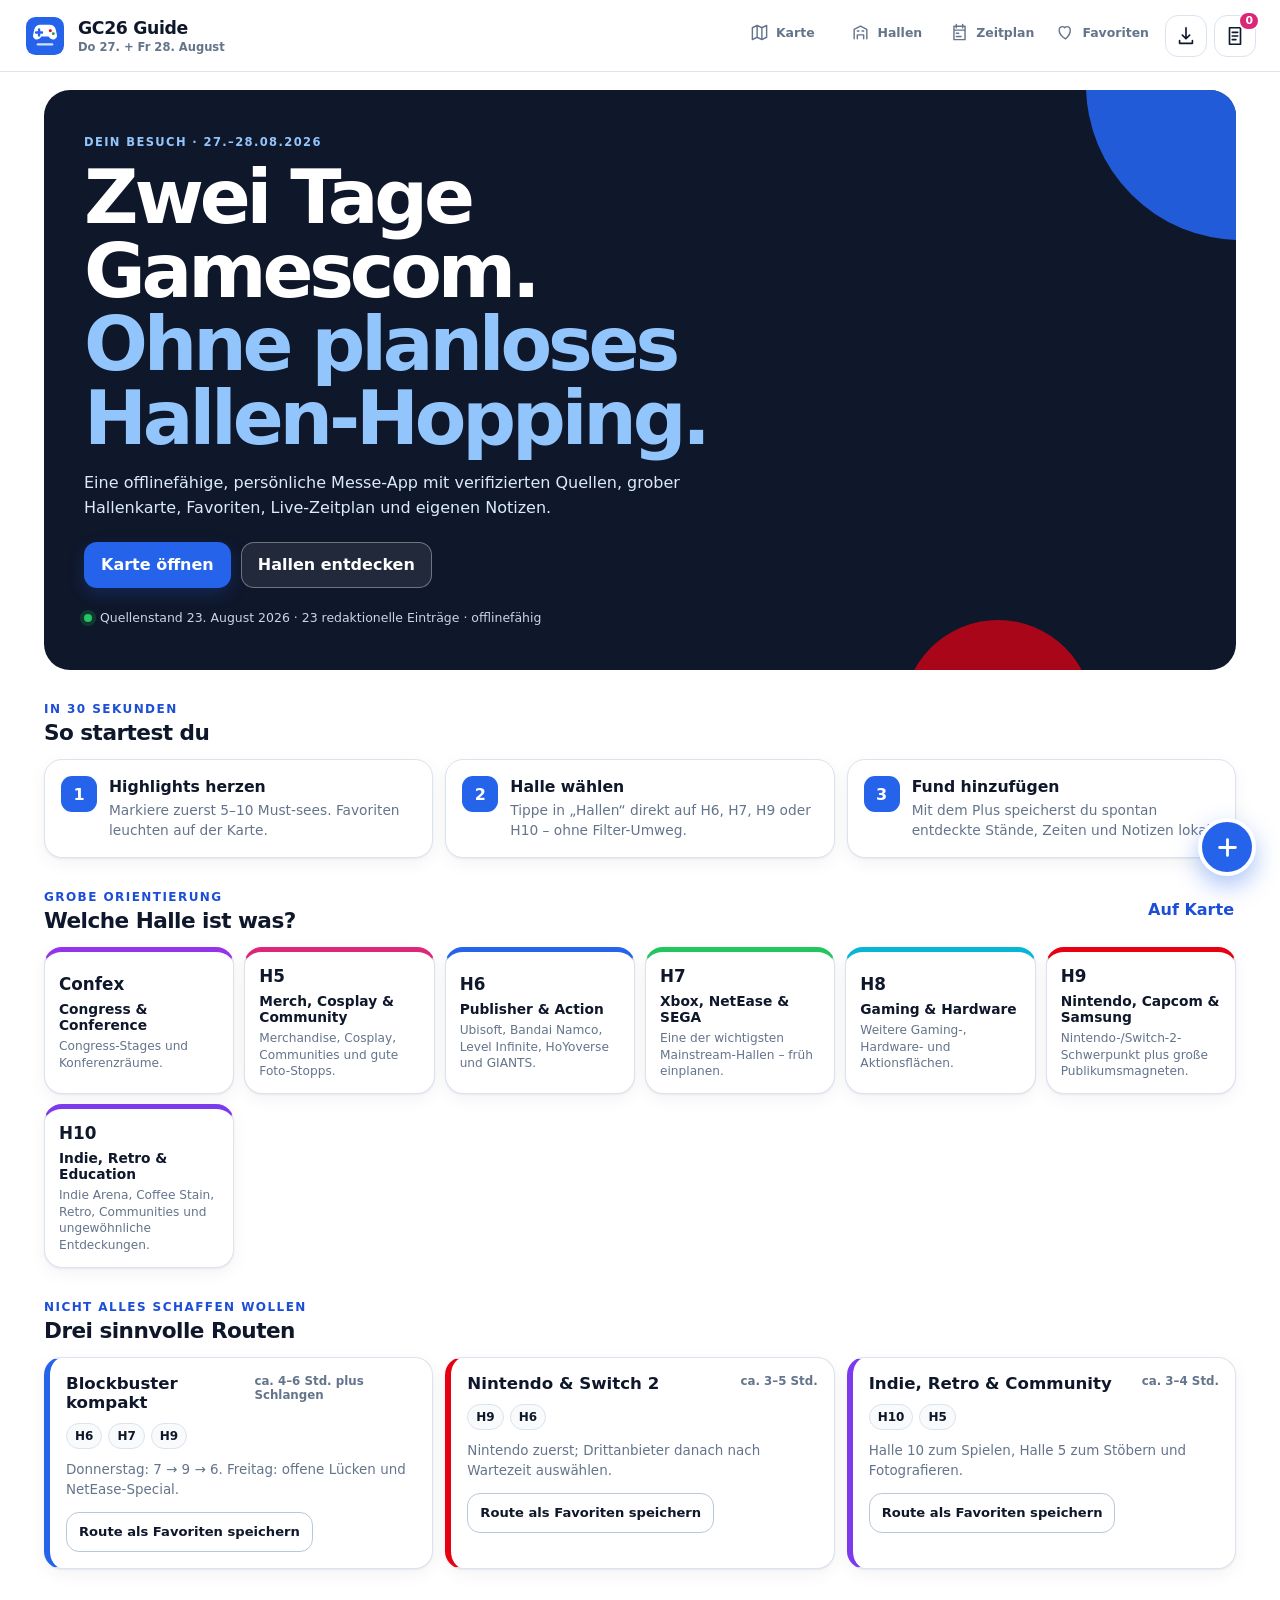
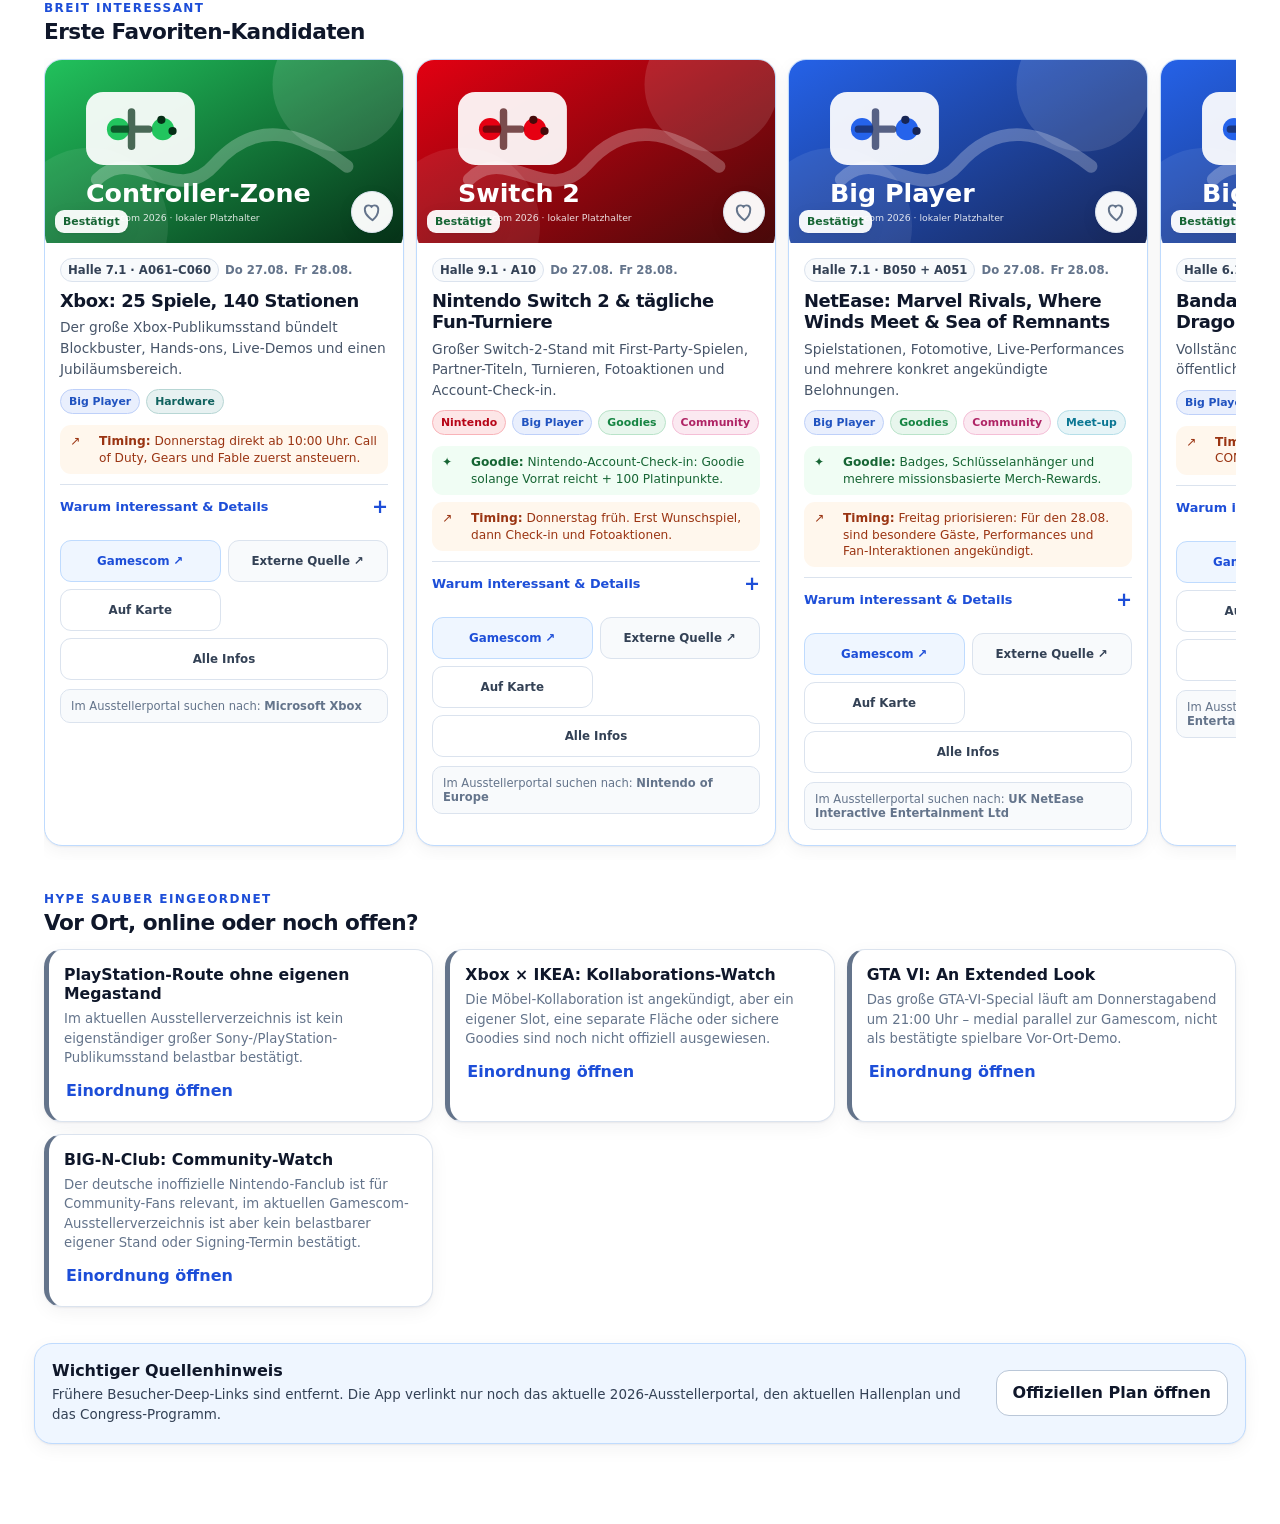
<file: index.html>
<!doctype html>
<html lang="de">
<head>
  <meta charset="utf-8">
  <meta name="viewport" content="width=device-width,initial-scale=1,viewport-fit=cover">
  <meta name="theme-color" content="#2563eb">
  <meta name="description" content="Offlinefähiger, persönlicher Gamescom-Guide für Donnerstag und Freitag 2026 mit Karte, Hallen, Zeitplan, Favoriten und lokalen Notizen.">
  <meta name="apple-mobile-web-app-capable" content="yes">
  <meta name="apple-mobile-web-app-status-bar-style" content="default">
  <meta name="apple-mobile-web-app-title" content="GC26 Guide">
  <meta name="format-detection" content="telephone=no">
  <title>Gamescom 2026 – Zwei-Tage-Guide</title>
  <link rel="manifest" href="./manifest.json">
  <link rel="icon" href="./assets/icons/favicon.svg" type="image/svg+xml">
  <link rel="apple-touch-icon" sizes="180x180" href="./assets/icons/icon-180.png">
  <link rel="stylesheet" href="./css/styles.css">
</head>
<body>
  <noscript>
    <div class="noscript">Diese App benötigt JavaScript. Die Quellenliste findest du in <a href="./SOURCES.md">SOURCES.md</a>.</div>
  </noscript>

  <div id="app" class="app-shell" aria-busy="true">
    <div id="network-banner" class="network-banner" role="status" hidden>
      <span aria-hidden="true">↯</span>
      <span>Offline-Modus: App, Karte, Daten, Favoriten und Notizen bleiben verfügbar. Externe Quellen brauchen Netz.</span>
    </div>

    <header class="topbar">
      <button class="icon-button brand-home" id="home-button" type="button" aria-label="Zur Startseite">
        <img src="./assets/icons/favicon.svg" alt="" width="34" height="34">
      </button>
      <button class="brand-copy" id="brand-button" type="button" aria-label="Startseite öffnen">
        <strong>GC26 Guide</strong>
        <span>Do 27. + Fr 28. August</span>
      </button>
      <div class="topbar-actions">
        <button class="icon-button" id="install-button" type="button" aria-label="App installieren" title="Zum Home-Bildschirm">
          <svg viewBox="0 0 24 24" aria-hidden="true"><path d="M12 3v12m0 0 4-4m-4 4-4-4M5 17v3h14v-3"/></svg>
        </button>
        <button class="icon-button notes-button" id="notes-button" type="button" aria-label="Eigene Notizen öffnen">
          <svg viewBox="0 0 24 24" aria-hidden="true"><path d="M6 3h12v18H6zM9 8h6M9 12h6M9 16h4"/></svg>
          <span class="count-badge" id="notes-count" aria-label="0 Notizen">0</span>
        </button>
      </div>
    </header>

    <section id="filter-shell" class="filter-shell" hidden aria-label="Filter">
      <div class="filter-compact">
        <label class="search-field" for="global-search">
          <svg viewBox="0 0 24 24" aria-hidden="true"><circle cx="11" cy="11" r="7"/><path d="m16 16 5 5"/></svg>
          <input id="global-search" type="search" placeholder="Aussteller, Spiel, Halle …" autocomplete="off">
        </label>
        <button class="filter-open-button" id="filter-open-button" type="button" aria-expanded="false" aria-controls="filter-panel">
          <svg viewBox="0 0 24 24" aria-hidden="true"><path d="M4 6h16M7 12h10M10 18h4"/></svg>
          <span>Filter</span>
          <span id="active-filter-count" class="mini-count" hidden>0</span>
        </button>
      </div>
      <div class="filter-meta-row">
        <strong id="result-count">0 Treffer</strong>
        <span id="filter-summary">Alle Themen · beide Tage</span>
        <button id="filter-reset-inline" class="text-button" type="button" hidden>Zurücksetzen</button>
      </div>
      <div id="filter-panel" class="filter-panel" hidden>
        <div class="filter-section">
          <div class="section-heading-row">
            <h2>Themen</h2>
            <span>Mehrere Chips = mindestens eines davon</span>
          </div>
          <div id="category-filters" class="chip-grid" role="group" aria-label="Kategorien"></div>
        </div>
        <div class="filter-grid">
          <label>
            <span>Tag</span>
            <select id="day-filter">
              <option value="all">Do + Fr</option>
              <option value="2026-08-27">Nur Donnerstag</option>
              <option value="2026-08-28">Nur Freitag</option>
            </select>
          </label>
          <label>
            <span>Halle</span>
            <select id="hall-filter"><option value="all">Alle Hallen</option></select>
          </label>
        </div>
        <div class="toggle-grid">
          <label class="toggle"><input id="goodie-filter" type="checkbox"><span></span><b>Nur mit Goodies</b></label>
          <label class="toggle"><input id="highlight-filter" type="checkbox"><span></span><b>Nur Highlights</b></label>
          <label class="toggle"><input id="favorites-filter" type="checkbox"><span></span><b>Nur Favoriten</b></label>
        </div>
        <button id="filter-reset-button" class="secondary-button wide" type="button">Alle Filter zurücksetzen</button>
      </div>
    </section>

    <main id="main-content">
      <section id="view-home" class="view home-view" data-view="home">
        <div class="hero-card">
          <div class="hero-kicker">DEIN BESUCH · 27.–28.08.2026</div>
          <h1>Zwei Tage Gamescom.<br><span>Ohne planloses Hallen-Hopping.</span></h1>
          <p>Eine offlinefähige, persönliche Messe-App mit verifizierten Quellen, grober Hallenkarte, Favoriten, Live-Zeitplan und eigenen Notizen.</p>
          <div class="hero-actions">
            <button class="primary-button" type="button" data-nav="map">Karte öffnen</button>
            <button class="secondary-button" type="button" data-nav="halls">Hallen entdecken</button>
          </div>
          <div class="hero-status" id="home-source-status">
            <span class="status-dot"></span>
            <span>Quellen werden geladen …</span>
          </div>
        </div>

        <section class="home-section" aria-labelledby="start-heading">
          <div class="section-heading-row home-heading">
            <div><span class="eyebrow">In 30 Sekunden</span><h2 id="start-heading">So startest du</h2></div>
          </div>
          <div class="steps-grid">
            <article class="step-card"><span>1</span><h3>Highlights herzen</h3><p>Markiere zuerst 5–10 Must-sees. Favoriten leuchten auf der Karte.</p></article>
            <article class="step-card"><span>2</span><h3>Halle wählen</h3><p>Tippe in „Hallen“ direkt auf H6, H7, H9 oder H10 – ohne Filter-Umweg.</p></article>
            <article class="step-card"><span>3</span><h3>Fund hinzufügen</h3><p>Mit dem Plus speicherst du spontan entdeckte Stände, Zeiten und Notizen lokal.</p></article>
          </div>
        </section>

        <section class="home-section" aria-labelledby="hall-overview-heading">
          <div class="section-heading-row home-heading">
            <div><span class="eyebrow">Grobe Orientierung</span><h2 id="hall-overview-heading">Welche Halle ist was?</h2></div>
            <button class="text-button" type="button" data-nav="map">Auf Karte</button>
          </div>
          <div id="home-hall-grid" class="home-hall-grid"></div>
        </section>

        <section class="home-section" aria-labelledby="routes-heading">
          <div class="section-heading-row home-heading">
            <div><span class="eyebrow">Nicht alles schaffen wollen</span><h2 id="routes-heading">Drei sinnvolle Routen</h2></div>
          </div>
          <div id="route-grid" class="route-grid"></div>
        </section>

        <section class="home-section" aria-labelledby="top-picks-heading">
          <div class="section-heading-row home-heading">
            <div><span class="eyebrow">Breit interessant</span><h2 id="top-picks-heading">Erste Favoriten-Kandidaten</h2></div>
          </div>
          <div id="home-top-picks" class="horizontal-cards"></div>
        </section>

        <section class="home-section reality-section" aria-labelledby="reality-heading">
          <div class="section-heading-row home-heading">
            <div><span class="eyebrow">Hype sauber eingeordnet</span><h2 id="reality-heading">Vor Ort, online oder noch offen?</h2></div>
          </div>
          <div id="home-reality-grid" class="reality-grid"></div>
        </section>

        <section class="source-callout">
          <div>
            <strong>Wichtiger Quellenhinweis</strong>
            <p>Frühere Besucher-Deep-Links sind entfernt. Die App verlinkt nur noch das aktuelle 2026-Ausstellerportal, den aktuellen Hallenplan und das Congress-Programm.</p>
          </div>
          <a class="secondary-button" href="https://exhibitors.gamescom.global/en/gamescom-exhibitors/hall-plan/" target="_blank" rel="noopener">Offiziellen Plan öffnen</a>
        </section>
      </section>

      <section id="view-map" class="view content-view" data-view="map" hidden>
        <div class="page-heading">
          <div><span class="eyebrow">Grobe Offline-Karte</span><h1>Karte</h1><p>Favoriten haben einen kräftigen Ring und ein Herz.</p></div>
          <button id="map-favorites-toggle" class="pill-button" type="button" aria-pressed="false">♥ hervorheben</button>
        </div>

        <div class="location-card">
          <div class="location-copy">
            <span class="location-icon" aria-hidden="true">◎</span>
            <div><strong id="location-title">Standort noch nicht aktiv</strong><p id="location-text">Indoor-GPS ist nur grob. Am zuverlässigsten ist die manuelle Hallenauswahl.</p></div>
          </div>
          <div class="location-actions">
            <button id="geolocation-button" class="secondary-button compact" type="button">GPS versuchen</button>
            <label class="compact-select"><span>Ich bin in</span><select id="manual-hall-select"><option value="">Halle wählen</option></select></label>
          </div>
        </div>

        <div class="map-card">
          <div class="map-toolbar">
            <div><strong id="map-marker-count">0 Marker</strong><span>Tippen für Kurzinfo</span></div>
            <a href="https://exhibitors.gamescom.global/en/gamescom-exhibitors/hall-plan/" target="_blank" rel="noopener">Offizieller Plan ↗</a>
          </div>
          <div class="map-scroll" id="map-scroll">
            <svg id="venue-map" class="venue-map" viewBox="0 0 100 72" role="img" aria-labelledby="map-title map-desc">
              <title id="map-title">Vereinfachter Lageplan der Gamescom-Hallen</title>
              <desc id="map-desc">Hallen 1 bis 10, Confex, Marker und eine ungefähre Standortanzeige.</desc>
              <g id="map-halls"></g>
              <g id="map-routes"></g>
              <g id="map-markers"></g>
              <g id="map-user-location"></g>
            </svg>
          </div>
          <div class="map-legend">
            <span><i class="legend-dot normal"></i>Eintrag</span>
            <span><i class="legend-dot favorite">♥</i>Favorit</span>
            <span><i class="legend-dot own">+</i>Eigener Fund</span>
            <span><i class="legend-dot here"></i>Standort grob</span>
          </div>
        </div>
        <div id="map-preview" class="map-preview" hidden></div>
        <div class="info-callout"><strong>Warum nur ungefähr?</strong><p>GPS-Signale werden in großen Stahlhallen reflektiert oder blockiert. Die App projiziert Koordinaten nur grob auf das Gelände; eine gewählte Halle überschreibt deshalb die automatische Position.</p></div>
      </section>

      <section id="view-halls" class="view content-view" data-view="halls" hidden>
        <div class="page-heading">
          <div><span class="eyebrow">Direkt statt umständlich filtern</span><h1>Hallen</h1><p>Wähle oben eine Halle. „Alle“ zeigt die komplette Übersicht.</p></div>
        </div>
        <div class="hall-jump-shell">
          <div id="hall-quick-nav" class="hall-quick-nav" role="tablist" aria-label="Halle auswählen"></div>
          <div class="current-hall-strip">
            <span id="current-hall-label">Noch keine aktuelle Halle gewählt</span>
            <button id="set-current-hall-button" class="text-button" type="button">Standort setzen</button>
          </div>
        </div>
        <div id="hall-results" class="hall-results"></div>
      </section>

      <section id="view-schedule" class="view content-view" data-view="schedule" hidden>
        <div class="page-heading schedule-heading">
          <div><span class="eyebrow">Nur dein Aufenthalt</span><h1>Live-Zeitplan</h1><p>Feste Termine kompakt – Stände bleiben flexibel.</p></div>
          <div id="clock-pill" class="clock-pill">Vorschau</div>
        </div>
        <div class="schedule-day-tabs" role="tablist" aria-label="Tag im Zeitplan">
          <button type="button" data-schedule-day="2026-08-27" class="active">Do 27.</button>
          <button type="button" data-schedule-day="2026-08-28">Fr 28.</button>
          <button type="button" data-schedule-day="all">Beide</button>
        </div>
        <div id="next-up-card" class="next-up-card" hidden></div>
        <div id="schedule-results" class="schedule-results"></div>
        <section class="flexible-stops">
          <div class="section-heading-row"><div><span class="eyebrow">Ohne feste Uhrzeit</span><h2>Flexible Favoriten</h2></div><button class="text-button" type="button" data-nav="favorites">Alle Favoriten</button></div>
          <div id="flexible-favorites" class="compact-list"></div>
        </section>
      </section>

      <section id="view-favorites" class="view content-view" data-view="favorites" hidden>
        <div class="page-heading">
          <div><span class="eyebrow">Dein persönlicher Fahrplan</span><h1>Favoriten</h1><p>Feste Termine zuerst, danach nach Halle sortiert.</p></div>
          <button id="export-plan-button" class="secondary-button compact" type="button">Plan sichern</button>
        </div>
        <div id="favorites-results"></div>
      </section>
    </main>

    <nav class="bottom-nav" aria-label="Hauptnavigation">
      <button type="button" data-nav="map" aria-label="Karte"><svg viewBox="0 0 24 24" aria-hidden="true"><path d="m3 6 6-3 6 3 6-3v15l-6 3-6-3-6 3zM9 3v15M15 6v15"/></svg><span>Karte</span></button>
      <button type="button" data-nav="halls" aria-label="Hallen"><svg viewBox="0 0 24 24" aria-hidden="true"><path d="M4 20V8l8-4 8 4v12M8 20v-5h8v5M8 10h2M14 10h2"/></svg><span>Hallen</span></button>
      <span class="fab-spacer" aria-hidden="true"></span>
      <button type="button" data-nav="schedule" aria-label="Zeitplan"><svg viewBox="0 0 24 24" aria-hidden="true"><path d="M5 4h14v17H5zM8 2v4M16 2v4M5 9h14M8 13h3M8 17h6"/></svg><span>Zeitplan</span></button>
      <button type="button" data-nav="favorites" aria-label="Favoriten"><svg viewBox="0 0 24 24" aria-hidden="true"><path d="M12 20S4 15 4 9a4 4 0 0 1 7-3 4 4 0 0 1 7 3c0 6-6 11-6 11Z"/></svg><span>Favoriten</span><span id="favorite-nav-count" class="nav-count" hidden>0</span></button>
    </nav>

    <button id="add-note-fab" class="add-note-fab" type="button" aria-label="Eigenen Fund oder Notiz hinzufügen">
      <svg viewBox="0 0 24 24" aria-hidden="true"><path d="M12 5v14M5 12h14"/></svg>
    </button>

    <dialog id="entry-dialog" class="sheet-dialog entry-dialog">
      <div class="dialog-handle" aria-hidden="true"></div>
      <button class="dialog-close icon-button" type="button" data-close-dialog aria-label="Schließen">×</button>
      <div id="entry-dialog-content"></div>
    </dialog>

    <dialog id="note-dialog" class="sheet-dialog note-dialog">
      <div class="dialog-handle" aria-hidden="true"></div>
      <button class="dialog-close icon-button" type="button" data-close-dialog aria-label="Schließen">×</button>
      <form id="note-form" method="dialog">
        <input type="hidden" id="note-id">
        <div class="dialog-heading"><span class="eyebrow">Nur auf diesem Gerät</span><h2 id="note-dialog-title">Fund hinzufügen</h2><p>Speichere einen entdeckten Stand, Treffpunkt oder persönlichen Reminder.</p></div>
        <label><span>Titel *</span><input id="note-title" required maxlength="90" placeholder="z. B. Coole Demo bei Stand B042"></label>
        <div class="form-grid">
          <label><span>Halle *</span><select id="note-hall" required></select></label>
          <label><span>Stand</span><input id="note-stand" maxlength="40" placeholder="z. B. B042"></label>
        </div>
        <div class="form-grid">
          <label><span>Tag</span><select id="note-day"><option value="2026-08-27">Do 27.08.</option><option value="2026-08-28">Fr 28.08.</option></select></label>
          <label><span>Uhrzeit optional</span><input id="note-time" type="time"></label>
        </div>
        <label><span>Notiz</span><textarea id="note-text" rows="5" maxlength="700" placeholder="Was willst du dir merken?"></textarea></label>
        <label class="favorite-checkbox"><input id="note-favorite" type="checkbox" checked><span>Direkt als Favorit speichern</span></label>
        <p class="privacy-note">Keine Cloud, kein Login: Eigene Einträge und Favoriten bleiben in <code>localStorage</code> dieses Browsers.</p>
        <div class="dialog-actions"><button class="secondary-button" type="button" data-close-dialog>Abbrechen</button><button class="primary-button" type="submit">Speichern</button></div>
      </form>
    </dialog>

    <dialog id="notes-drawer" class="sheet-dialog notes-drawer">
      <div class="dialog-handle" aria-hidden="true"></div>
      <button class="dialog-close icon-button" type="button" data-close-dialog aria-label="Schließen">×</button>
      <div class="dialog-heading"><span class="eyebrow">Dein lokaler Notizblock</span><h2>Eigene Funde</h2><p>Bearbeiten, auf der Karte öffnen oder als JSON sichern.</p></div>
      <div class="notes-tools">
        <button id="notes-add-button" class="primary-button compact" type="button">+ Neuer Eintrag</button>
        <button id="notes-export-button" class="secondary-button compact" type="button">Export</button>
        <label class="secondary-button compact file-button">Import<input id="notes-import-input" type="file" accept="application/json,.json"></label>
      </div>
      <div id="notes-list" class="notes-list"></div>
    </dialog>

    <dialog id="hall-picker-dialog" class="mini-dialog">
      <button class="dialog-close icon-button" type="button" data-close-dialog aria-label="Schließen">×</button>
      <div class="dialog-heading"><span class="eyebrow">Manueller Indoor-Fallback</span><h2>Wo bist du gerade?</h2><p>Diese Auswahl ist meist zuverlässiger als GPS in den Hallen.</p></div>
      <div id="hall-picker-buttons" class="hall-picker-buttons"></div>
      <button id="clear-current-hall" class="text-button danger" type="button">Gesetzten Standort entfernen</button>
    </dialog>

    <dialog id="install-dialog" class="mini-dialog">
      <button class="dialog-close icon-button" type="button" data-close-dialog aria-label="Schließen">×</button>
      <div class="dialog-heading"><span class="eyebrow">Offline auf dem iPhone</span><h2>Zum Home-Bildschirm</h2></div>
      <ol class="install-steps"><li>Diese Seite einmal vollständig online öffnen.</li><li>In Safari auf <strong>Teilen</strong> tippen.</li><li><strong>Zum Home-Bildschirm</strong> auswählen.</li><li>Vor der Messe einmal im Flugmodus testen.</li></ol>
      <p class="privacy-note">iOS kann App-Caches nach langer Nichtnutzung aufräumen. Kurz vor der Gamescom deshalb noch einmal online öffnen.</p>
    </dialog>

    <div id="toast-region" class="toast-region" aria-live="polite" aria-atomic="true"></div>
  </div>

  <script src="./js/app.js" defer></script>
</body>
</html>
</file>
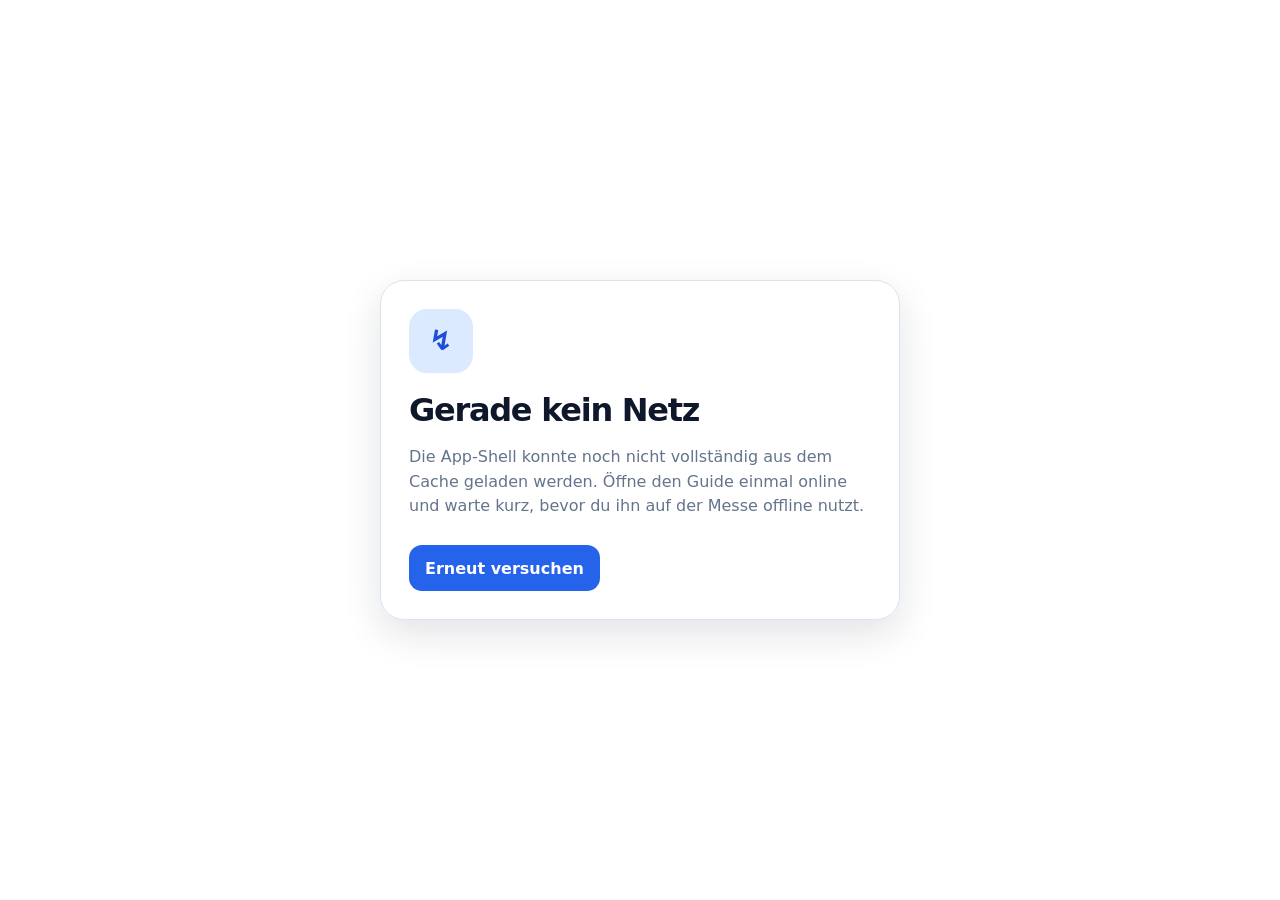
<file: offline.html>
<!doctype html>
<html lang="de">
<head>
  <meta charset="utf-8">
  <meta name="viewport" content="width=device-width,initial-scale=1">
  <meta name="theme-color" content="#2563eb">
  <title>GC26 Guide – offline</title>
  <style>
    :root{font-family:Inter,system-ui,sans-serif;color:#0f172a;background:#fff}*{box-sizing:border-box}body{min-height:100vh;margin:0;display:grid;place-items:center;padding:24px}.card{max-width:520px;padding:28px;border:1px solid #dbe3ee;border-radius:24px;box-shadow:0 14px 38px rgba(15,23,42,.12)}.icon{width:64px;height:64px;border-radius:18px;display:grid;place-items:center;background:#dbeafe;color:#1d4ed8;font-size:28px;font-weight:900}h1{margin:18px 0 8px;font-size:2rem;letter-spacing:-.04em}p{color:#64748b;line-height:1.55}a{display:inline-flex;margin-top:10px;min-height:46px;padding:10px 16px;align-items:center;border-radius:13px;background:#2563eb;color:#fff;text-decoration:none;font-weight:800}
  </style>
</head>
<body><main class="card"><div class="icon">↯</div><h1>Gerade kein Netz</h1><p>Die App-Shell konnte noch nicht vollständig aus dem Cache geladen werden. Öffne den Guide einmal online und warte kurz, bevor du ihn auf der Messe offline nutzt.</p><a href="./">Erneut versuchen</a></main></body>
</html>
</file>
<file: css/styles.css>
:root {
  --bg: #ffffff;
  --surface: #ffffff;
  --surface-2: #f8fafc;
  --surface-3: #eef2ff;
  --text: #0f172a;
  --muted: #64748b;
  --line: #dbe3ee;
  --line-strong: #bac7d8;
  --primary: #2563eb;
  --primary-strong: #1d4ed8;
  --primary-soft: #dbeafe;
  --nintendo: #e60012;
  --xbox: #16a34a;
  --indie: #7c3aed;
  --retro: #f97316;
  --goodie: #16a34a;
  --community: #db2777;
  --talk: #9333ea;
  --warning: #b45309;
  --danger: #dc2626;
  --shadow-sm: 0 1px 2px rgba(15, 23, 42, .06), 0 5px 18px rgba(15, 23, 42, .05);
  --shadow-md: 0 14px 38px rgba(15, 23, 42, .14);
  --radius-sm: 12px;
  --radius: 18px;
  --radius-lg: 26px;
  --header-h: 65px;
  --filter-h: 95px;
  --nav-h: 76px;
  color-scheme: light;
  font-family: Inter, ui-sans-serif, system-ui, -apple-system, BlinkMacSystemFont, "Segoe UI", sans-serif;
  font-synthesis: none;
  text-rendering: optimizeLegibility;
}

* { box-sizing: border-box; }
html { background: var(--bg); scroll-behavior: smooth; -webkit-text-size-adjust: 100%; }
body { margin: 0; min-width: 320px; min-height: 100vh; background: var(--bg); color: var(--text); }
body.dialog-open { overflow: hidden; }
button, input, select, textarea { font: inherit; }
button, a { -webkit-tap-highlight-color: transparent; }
button { color: inherit; }
a { color: var(--primary-strong); text-underline-offset: 3px; }
img, svg { display: block; }
[hidden] { display: none !important; }

.noscript, .network-banner {
  padding: 10px 16px;
  background: #fff7ed;
  color: #7c2d12;
  border-bottom: 1px solid #fed7aa;
  font-weight: 700;
  font-size: .88rem;
}
.network-banner { position: fixed; inset: 0 0 auto; z-index: 1000; display: flex; gap: 9px; align-items: flex-start; }
.network-banner:not([hidden]) ~ .topbar { top: 45px; }
.network-banner:not([hidden]) ~ #main-content { padding-top: calc(var(--header-h) + 45px); }

.app-shell { min-height: 100vh; background: var(--bg); }
.topbar {
  position: fixed; z-index: 80; top: 0; left: 0; right: 0;
  min-height: var(--header-h);
  padding: 8px max(12px, env(safe-area-inset-left)) 8px max(12px, env(safe-area-inset-right));
  display: grid; grid-template-columns: 42px minmax(0, 1fr) auto; align-items: center; gap: 8px;
  background: rgba(255,255,255,.96); border-bottom: 1px solid var(--line); backdrop-filter: blur(18px);
}
.icon-button {
  width: 42px; height: 42px; padding: 0; border: 1px solid var(--line); border-radius: 13px;
  display: inline-grid; place-items: center; background: var(--surface); cursor: pointer;
}
.icon-button:hover { border-color: var(--line-strong); background: var(--surface-2); }
.icon-button:active { transform: scale(.96); }
.icon-button svg { width: 22px; height: 22px; fill: none; stroke: currentColor; stroke-width: 1.8; stroke-linecap: round; stroke-linejoin: round; }
.brand-home { border: 0; }
.brand-home img { width: 38px; height: 38px; }
.brand-copy { min-width: 0; border: 0; padding: 3px 4px; background: none; text-align: left; cursor: pointer; }
.brand-copy strong, .brand-copy span { display: block; overflow: hidden; text-overflow: ellipsis; white-space: nowrap; }
.brand-copy strong { font-size: .98rem; letter-spacing: -.02em; }
.brand-copy span { margin-top: 2px; color: var(--muted); font-size: .72rem; font-weight: 650; }
.topbar-actions { display: flex; gap: 7px; }
.notes-button { position: relative; }
.count-badge, .nav-count {
  position: absolute; right: -5px; top: -5px; min-width: 20px; height: 20px; padding: 0 5px;
  display: grid; place-items: center; border-radius: 999px; background: var(--community); color: white;
  border: 2px solid white; font-size: .68rem; font-weight: 800;
}

#main-content { padding: var(--header-h) 0 calc(var(--nav-h) + 30px + env(safe-area-inset-bottom)); }
.view { max-width: 1240px; margin: 0 auto; }
.content-view { padding: 18px 14px 34px; }
.home-view { padding-bottom: 40px; }

.filter-shell {
  position: sticky; top: var(--header-h); z-index: 60; max-width: 1240px; margin: 0 auto;
  padding: 9px 12px 8px; background: rgba(255,255,255,.97); border-bottom: 1px solid var(--line); backdrop-filter: blur(16px);
}
.filter-compact { display: grid; grid-template-columns: minmax(0,1fr) auto; gap: 8px; }
.search-field { height: 44px; display: grid; grid-template-columns: 22px minmax(0,1fr); align-items: center; gap: 8px; padding: 0 12px; border: 1px solid var(--line-strong); border-radius: 14px; background: white; }
.search-field:focus-within { border-color: var(--primary); box-shadow: 0 0 0 3px var(--primary-soft); }
.search-field svg, .filter-open-button svg { width: 20px; height: 20px; fill: none; stroke: currentColor; stroke-width: 2; stroke-linecap: round; }
.search-field input { min-width: 0; width: 100%; border: 0; outline: 0; background: transparent; color: var(--text); }
.search-field input::placeholder { color: #94a3b8; }
.filter-open-button { min-width: 88px; height: 44px; padding: 0 12px; display: flex; gap: 7px; align-items: center; justify-content: center; border: 1px solid var(--primary); border-radius: 14px; background: white; color: var(--primary-strong); font-weight: 800; cursor: pointer; }
.filter-open-button[aria-expanded="true"] { background: var(--primary); color: white; }
.mini-count { min-width: 18px; height: 18px; padding: 0 5px; border-radius: 999px; background: var(--community); color: white; display: inline-grid; place-items: center; font-size: .68rem; }
.filter-meta-row { min-height: 31px; display: flex; align-items: center; gap: 8px; padding: 6px 2px 0; font-size: .76rem; }
.filter-meta-row strong { white-space: nowrap; }
.filter-meta-row > span { min-width: 0; overflow: hidden; white-space: nowrap; text-overflow: ellipsis; color: var(--muted); }
.filter-meta-row .text-button { margin-left: auto; white-space: nowrap; }
.filter-panel { margin: 8px -12px -8px; padding: 16px 14px 20px; background: white; border-top: 1px solid var(--line); max-height: calc(100vh - 155px); overflow: auto; box-shadow: var(--shadow-md); }
.filter-section h2 { margin: 0; font-size: 1rem; }
.section-heading-row { display: flex; align-items: flex-end; justify-content: space-between; gap: 14px; }
.section-heading-row > span, .section-heading-row div > span { color: var(--muted); font-size: .75rem; }
.chip-grid { margin-top: 12px; display: flex; flex-wrap: wrap; gap: 8px; }
.filter-chip { min-height: 40px; padding: 7px 10px; display: inline-flex; align-items: center; gap: 7px; border: 1px solid var(--line); border-radius: 999px; background: white; cursor: pointer; font-weight: 750; font-size: .82rem; }
.filter-chip .chip-color { width: 10px; height: 10px; border-radius: 50%; background: var(--chip-color); box-shadow: 0 0 0 3px color-mix(in srgb, var(--chip-color) 16%, transparent); }
.filter-chip[aria-pressed="true"] { border-color: var(--chip-color); background: color-mix(in srgb, var(--chip-color) 10%, white); color: color-mix(in srgb, var(--chip-color) 84%, #111827); }
.filter-chip .info-mark { color: var(--muted); font-size: .73rem; border: 1px solid currentColor; width: 17px; height: 17px; display: grid; place-items: center; border-radius: 50%; }
.filter-grid { margin-top: 18px; display: grid; grid-template-columns: 1fr 1fr; gap: 10px; }
.filter-grid label, .note-dialog label { display: grid; gap: 6px; font-size: .8rem; font-weight: 800; color: #334155; }
select, input[type="text"], input[type="time"], textarea, .note-dialog input:not([type="checkbox"]), .note-dialog select {
  width: 100%; min-height: 46px; padding: 10px 12px; border: 1px solid var(--line-strong); border-radius: 12px; background: white; color: var(--text); outline: 0;
}
textarea { resize: vertical; }
select:focus, input:focus, textarea:focus { border-color: var(--primary); box-shadow: 0 0 0 3px var(--primary-soft); }
.toggle-grid { margin: 14px 0; display: grid; gap: 9px; }
.toggle { min-height: 44px; padding: 8px 10px; display: grid; grid-template-columns: 42px 1fr; align-items: center; gap: 9px; border: 1px solid var(--line); border-radius: 13px; cursor: pointer; }
.toggle input { position: absolute; opacity: 0; pointer-events: none; }
.toggle span { width: 40px; height: 24px; border-radius: 999px; background: #cbd5e1; position: relative; transition: .18s ease; }
.toggle span::after { content: ""; position: absolute; width: 18px; height: 18px; left: 3px; top: 3px; border-radius: 50%; background: white; box-shadow: 0 1px 3px rgba(15,23,42,.2); transition: .18s ease; }
.toggle input:checked + span { background: var(--primary); }
.toggle input:checked + span::after { transform: translateX(16px); }
.toggle b { font-size: .86rem; }

.primary-button, .secondary-button, .pill-button {
  min-height: 46px; padding: 10px 16px; border-radius: 13px; border: 1px solid transparent; display: inline-flex; align-items: center; justify-content: center; gap: 8px; text-decoration: none; cursor: pointer; font-weight: 800; line-height: 1.15;
}
.primary-button { background: var(--primary); color: white; box-shadow: 0 6px 16px rgba(37,99,235,.22); }
.primary-button:hover { background: var(--primary-strong); }
.secondary-button { background: white; color: var(--text); border-color: var(--line-strong); }
.secondary-button:hover { border-color: var(--primary); color: var(--primary-strong); }
.primary-button:active, .secondary-button:active, .pill-button:active { transform: translateY(1px); }
.compact { min-height: 40px; padding: 8px 12px; font-size: .82rem; }
.wide { width: 100%; }
.text-button { border: 0; padding: 6px 2px; background: none; color: var(--primary-strong); font-weight: 800; cursor: pointer; text-decoration: none; }
.text-button:hover { text-decoration: underline; }
.text-button.danger { color: var(--danger); }
.pill-button { min-height: 38px; padding: 7px 12px; border-color: var(--line); background: white; font-size: .78rem; }
.pill-button[aria-pressed="true"] { border-color: var(--community); background: #fdf2f8; color: #9d174d; }

.hero-card { padding: 32px 18px 28px; background: #0f172a; color: white; position: relative; overflow: hidden; }
.hero-card::before, .hero-card::after { content: ""; position: absolute; border-radius: 50%; pointer-events: none; }
.hero-card::before { width: 310px; height: 310px; background: var(--primary); right: -160px; top: -160px; opacity: .9; }
.hero-card::after { width: 190px; height: 190px; background: var(--nintendo); right: 12%; bottom: -140px; opacity: .72; }
.hero-card > * { position: relative; z-index: 1; }
.hero-kicker, .eyebrow { color: #93c5fd; font-size: .72rem; font-weight: 900; letter-spacing: .12em; text-transform: uppercase; }
.hero-card h1 { max-width: 820px; margin: 12px 0 14px; font-size: clamp(2.15rem, 9vw, 4.7rem); line-height: .98; letter-spacing: -.055em; }
.hero-card h1 span { color: #93c5fd; }
.hero-card > p { max-width: 690px; margin: 0; color: #dbeafe; line-height: 1.58; font-size: 1rem; }
.hero-actions { margin-top: 22px; display: flex; flex-wrap: wrap; gap: 10px; }
.hero-card .secondary-button { background: rgba(255,255,255,.08); border-color: rgba(255,255,255,.35); color: white; }
.hero-status { margin-top: 22px; display: flex; align-items: center; gap: 8px; color: #cbd5e1; font-size: .78rem; }
.status-dot { width: 8px; height: 8px; border-radius: 50%; background: #22c55e; box-shadow: 0 0 0 4px rgba(34,197,94,.18); }
.home-section { padding: 28px 14px 0; }
.home-heading { margin-bottom: 14px; align-items: center; }
.home-heading h2, .section-heading-row h2 { margin: 3px 0 0; font-size: 1.35rem; letter-spacing: -.025em; }
.home-heading .eyebrow, .content-view .eyebrow { color: var(--primary-strong); }
.steps-grid, .route-grid, .reality-grid { display: grid; gap: 12px; }
.step-card, .route-card, .reality-card, .source-callout { border: 1px solid var(--line); background: white; border-radius: var(--radius); box-shadow: var(--shadow-sm); }
.step-card { padding: 16px; display: grid; grid-template-columns: 36px 1fr; column-gap: 12px; }
.step-card > span { width: 36px; height: 36px; grid-row: span 2; display: grid; place-items: center; border-radius: 11px; background: var(--primary); color: white; font-weight: 900; }
.step-card h3 { margin: 1px 0 5px; font-size: .98rem; }
.step-card p { margin: 0; color: var(--muted); font-size: .86rem; line-height: 1.45; }
.home-hall-grid { display: grid; grid-template-columns: repeat(2,minmax(0,1fr)); gap: 10px; }
.home-hall-card { min-height: 138px; padding: 14px; border: 1px solid var(--line); border-top: 5px solid var(--hall-color); border-radius: var(--radius); background: white; text-align: left; cursor: pointer; box-shadow: var(--shadow-sm); }
.home-hall-card:hover { transform: translateY(-2px); box-shadow: var(--shadow-md); }
.home-hall-card strong { display: block; font-size: 1.05rem; }
.home-hall-card b { display: block; margin-top: 7px; font-size: .86rem; }
.home-hall-card p { margin: 5px 0 0; color: var(--muted); font-size: .76rem; line-height: 1.35; }
.route-card { padding: 16px; border-left: 6px solid var(--route-color); }
.route-card .route-top { display: flex; align-items: start; justify-content: space-between; gap: 12px; }
.route-card h3 { margin: 0; font-size: 1.04rem; }
.route-card .route-duration { color: var(--muted); font-size: .74rem; font-weight: 800; }
.route-halls { margin: 11px 0; display: flex; flex-wrap: wrap; gap: 6px; }
.route-halls span { padding: 5px 8px; border-radius: 999px; background: var(--surface-2); border: 1px solid var(--line); font-size: .75rem; font-weight: 850; }
.route-card p { margin: 0 0 12px; color: var(--muted); font-size: .84rem; line-height: 1.48; }
.horizontal-cards { display: grid; grid-auto-flow: column; grid-auto-columns: minmax(260px, 82vw); gap: 12px; overflow-x: auto; padding: 1px 14px 14px 0; scroll-snap-type: x mandatory; }
.horizontal-cards > * { scroll-snap-align: start; }
.reality-section { padding-bottom: 8px; }
.reality-card { padding: 15px; border-left: 5px solid #64748b; }
.reality-card h3 { margin: 0 0 6px; font-size: .98rem; }
.reality-card p { margin: 0; color: var(--muted); font-size: .83rem; line-height: 1.45; }
.reality-card button { margin-top: 8px; }
.source-callout { margin: 28px 14px 0; padding: 17px; display: grid; gap: 14px; border-color: #bfdbfe; background: #eff6ff; }
.source-callout strong { display: block; margin-bottom: 5px; }
.source-callout p { margin: 0; color: #334155; font-size: .84rem; line-height: 1.5; }

.page-heading { display: flex; align-items: flex-start; justify-content: space-between; gap: 14px; margin: 2px 0 14px; }
.page-heading h1 { margin: 3px 0 3px; font-size: 2rem; letter-spacing: -.045em; }
.page-heading p { margin: 0; color: var(--muted); font-size: .88rem; line-height: 1.4; }

.location-card { padding: 14px; border: 1px solid #bfdbfe; border-radius: var(--radius); background: #eff6ff; display: grid; gap: 12px; }
.location-copy { display: grid; grid-template-columns: 38px 1fr; gap: 10px; }
.location-icon { width: 38px; height: 38px; display: grid; place-items: center; border-radius: 50%; background: var(--primary); color: white; font-size: 1.4rem; }
.location-copy strong { display: block; font-size: .9rem; }
.location-copy p { margin: 3px 0 0; color: #475569; font-size: .77rem; line-height: 1.4; }
.location-actions { display: grid; grid-template-columns: auto minmax(0,1fr); gap: 8px; align-items: end; }
.compact-select { display: grid; gap: 4px; color: #475569; font-size: .7rem; font-weight: 800; }
.compact-select select { min-height: 40px; padding: 6px 10px; }
.map-card { margin-top: 12px; border: 1px solid var(--line); border-radius: var(--radius-lg); overflow: hidden; background: var(--surface-2); box-shadow: var(--shadow-sm); }
.map-toolbar { padding: 12px 14px; display: flex; align-items: center; justify-content: space-between; gap: 12px; background: white; border-bottom: 1px solid var(--line); }
.map-toolbar strong, .map-toolbar span { display: block; }
.map-toolbar strong { font-size: .86rem; }
.map-toolbar span { color: var(--muted); font-size: .7rem; }
.map-toolbar a { font-size: .76rem; font-weight: 800; white-space: nowrap; }
.map-scroll { overflow: auto; touch-action: pan-x pan-y; background: #f8fafc; }
.venue-map { width: 760px; min-width: 100%; height: auto; min-height: 510px; }
.map-hall { cursor: pointer; }
.map-hall rect { transition: .18s ease; }
.map-hall:hover rect, .map-hall.active rect { filter: brightness(.97); stroke-width: .8; }
.map-hall text { pointer-events: none; }
.map-hall .hall-title { font-size: 3px; font-weight: 900; fill: #0f172a; text-anchor: middle; }
.map-hall .hall-subtitle { font-size: 1.65px; font-weight: 650; fill: #475569; text-anchor: middle; }
.map-marker { cursor: pointer; filter: drop-shadow(0 1px 2px rgba(15,23,42,.25)); }
.map-marker .pin-core { fill: var(--marker-color, var(--primary)); stroke: white; stroke-width: .65; transition: .18s ease; }
.map-marker text { fill: white; font-size: 2.6px; font-weight: 900; text-anchor: middle; dominant-baseline: central; pointer-events: none; }
.map-marker:hover .pin-core, .map-marker.focused .pin-core { transform-box: fill-box; transform-origin: center; transform: scale(1.25); }
.map-marker.favorite .pin-ring { fill: none; stroke: var(--community); stroke-width: 1.4; animation: favoritePulse 2.4s ease-in-out infinite; }
.map-marker.favorite .favorite-heart { fill: white; font-size: 2.8px; }
.map-marker.user-note .pin-core { fill: #0f172a; }
.map-marker.dimmed { opacity: .28; }
@keyframes favoritePulse { 0%,100% { opacity: .75; } 50% { opacity: 1; stroke-width: 2; } }
.map-user-dot .outer { fill: rgba(37,99,235,.18); stroke: #2563eb; stroke-width: .5; animation: locatePulse 2s ease-in-out infinite; }
.map-user-dot .inner { fill: #2563eb; stroke: white; stroke-width: .6; }
@keyframes locatePulse { 50% { r: 3.8; opacity: .4; } }
.map-legend { padding: 10px 12px; display: flex; flex-wrap: wrap; gap: 10px 14px; background: white; border-top: 1px solid var(--line); font-size: .7rem; color: #475569; }
.map-legend span { display: flex; align-items: center; gap: 5px; }
.legend-dot { width: 15px; height: 15px; border-radius: 50%; display: inline-grid; place-items: center; background: var(--primary); color: white; font-size: 8px; font-style: normal; }
.legend-dot.favorite { background: var(--community); box-shadow: 0 0 0 3px #fce7f3; }
.legend-dot.own { background: #0f172a; }
.legend-dot.here { background: white; border: 4px solid var(--primary); box-shadow: 0 0 0 3px #bfdbfe; }
.map-preview { margin-top: 12px; }
.info-callout { margin-top: 12px; padding: 14px; border-left: 4px solid var(--primary); border-radius: 0 var(--radius-sm) var(--radius-sm) 0; background: var(--surface-2); }
.info-callout strong { font-size: .86rem; }
.info-callout p { margin: 4px 0 0; color: var(--muted); font-size: .78rem; line-height: 1.45; }

.hall-jump-shell { position: sticky; top: calc(var(--header-h) + 93px); z-index: 45; margin: 0 -14px 14px; padding: 9px 14px; background: rgba(255,255,255,.96); border-block: 1px solid var(--line); backdrop-filter: blur(14px); }
.hall-quick-nav { display: flex; gap: 8px; overflow-x: auto; scrollbar-width: none; padding-bottom: 3px; }
.hall-quick-nav::-webkit-scrollbar { display: none; }
.hall-jump-button { flex: 0 0 auto; min-width: 54px; min-height: 42px; padding: 8px 12px; border: 1px solid var(--line); border-radius: 13px; background: white; cursor: pointer; font-weight: 850; }
.hall-jump-button[aria-selected="true"] { background: var(--hall-color, var(--primary)); color: white; border-color: var(--hall-color, var(--primary)); }
.hall-jump-button.is-here::after { content: "•"; margin-left: 5px; color: #facc15; }
.current-hall-strip { margin-top: 6px; min-height: 28px; display: flex; align-items: center; justify-content: space-between; gap: 10px; color: var(--muted); font-size: .74rem; }
.hall-results { display: grid; gap: 22px; }
.hall-group { scroll-margin-top: calc(var(--header-h) + 180px); }
.hall-group-header { margin-bottom: 10px; padding: 14px; border-radius: var(--radius); background: color-mix(in srgb, var(--hall-color) 10%, white); border: 1px solid color-mix(in srgb, var(--hall-color) 35%, white); display: grid; grid-template-columns: auto 1fr; gap: 11px; }
.hall-number { min-width: 54px; height: 54px; padding: 0 8px; border-radius: 15px; display: grid; place-items: center; background: var(--hall-color); color: white; font-size: 1.02rem; font-weight: 950; }
.hall-group-header h2 { margin: 2px 0 2px; font-size: 1.12rem; }
.hall-group-header p { margin: 0; color: #475569; font-size: .78rem; line-height: 1.4; }
.hall-group-header .here-label { margin-top: 5px; color: var(--primary-strong); font-size: .74rem; font-weight: 900; }
.card-grid { display: grid; gap: 12px; }

.entry-card { position: relative; border: 1px solid var(--line); border-radius: var(--radius); background: white; overflow: hidden; box-shadow: var(--shadow-sm); }
.entry-card.is-highlight { border-color: #bfdbfe; }
.entry-card.user-created { border-color: #cbd5e1; border-style: dashed; }
.entry-card.selected-flash { animation: cardFlash 2.2s ease; }
@keyframes cardFlash { 0%,100% { box-shadow: var(--shadow-sm); } 30% { box-shadow: 0 0 0 4px #bfdbfe, var(--shadow-md); } }
.entry-image { position: relative; aspect-ratio: 16/7.4; background: var(--surface-2); overflow: hidden; }
.entry-image img { width: 100%; height: 100%; object-fit: cover; }
.entry-image-overlay { position: absolute; inset: auto 10px 10px; display: flex; align-items: flex-end; justify-content: space-between; gap: 8px; }
.entry-status { max-width: 80%; padding: 5px 8px; border-radius: 9px; background: rgba(255,255,255,.94); color: #334155; font-size: .68rem; font-weight: 850; box-shadow: var(--shadow-sm); }
.entry-status.confirmed { color: #166534; }
.entry-status.watch { color: #92400e; }
.entry-status.reality { color: #475569; }
.favorite-button { width: 42px; height: 42px; border-radius: 50%; border: 1px solid var(--line); background: rgba(255,255,255,.96); display: grid; place-items: center; cursor: pointer; color: #64748b; box-shadow: var(--shadow-sm); }
.favorite-button svg { width: 23px; height: 23px; fill: transparent; stroke: currentColor; stroke-width: 2; }
.favorite-button[aria-pressed="true"] { color: var(--community); border-color: #f9a8d4; background: #fdf2f8; }
.favorite-button[aria-pressed="true"] svg { fill: currentColor; }
.entry-content { padding: 15px; }
.entry-location { display: flex; flex-wrap: wrap; align-items: center; gap: 6px; color: var(--muted); font-size: .73rem; font-weight: 800; }
.entry-location .location-pill { padding: 4px 7px; border-radius: 999px; background: var(--surface-2); border: 1px solid var(--line); color: #334155; }
.entry-content h3 { margin: 8px 0 6px; font-size: 1.12rem; line-height: 1.18; letter-spacing: -.025em; }
.entry-content .summary { margin: 0; color: #475569; font-size: .86rem; line-height: 1.5; }
.tag-row { margin-top: 10px; display: flex; flex-wrap: wrap; gap: 6px; }
.tag { padding: 5px 8px; border-radius: 999px; background: color-mix(in srgb, var(--tag-color) 10%, white); border: 1px solid color-mix(in srgb, var(--tag-color) 30%, white); color: color-mix(in srgb, var(--tag-color) 78%, #111827); font-size: .68rem; font-weight: 850; }
.signal-row { margin-top: 11px; display: grid; gap: 7px; }
.signal { padding: 8px 10px; border-radius: 11px; display: grid; grid-template-columns: 22px 1fr; gap: 7px; background: var(--surface-2); color: #334155; font-size: .76rem; line-height: 1.35; }
.signal.goodie { background: #f0fdf4; color: #166534; }
.signal.crowd { background: #fff7ed; color: #9a3412; }
.expand-details { margin-top: 10px; border-top: 1px solid var(--line); }
.expand-details summary { min-height: 43px; display: flex; align-items: center; justify-content: space-between; gap: 8px; cursor: pointer; list-style: none; color: var(--primary-strong); font-size: .8rem; font-weight: 850; }
.expand-details summary::-webkit-details-marker { display: none; }
.expand-details summary::after { content: "+"; font-size: 1.2rem; }
.expand-details[open] summary::after { content: "–"; }
.details-body { padding: 0 0 9px; color: #475569; font-size: .8rem; line-height: 1.5; }
.details-body p { margin: 0 0 8px; }
.details-list { margin: 0; padding-left: 18px; }
.details-list li + li { margin-top: 5px; }
.source-note { margin-top: 9px; padding: 9px 10px; border-radius: 10px; background: #f8fafc; border: 1px solid var(--line); color: var(--muted); font-size: .72rem; }
.entry-actions { margin-top: 12px; display: grid; grid-template-columns: 1fr 1fr; gap: 7px; }
.entry-actions .full { grid-column: 1 / -1; }
.action-link, .action-button { min-height: 42px; padding: 8px 9px; display: flex; align-items: center; justify-content: center; gap: 5px; border-radius: 11px; border: 1px solid var(--line); background: white; color: #334155; text-decoration: none; text-align: center; cursor: pointer; font-size: .74rem; font-weight: 850; }
.action-link:hover, .action-button:hover { border-color: var(--primary); color: var(--primary-strong); }
.action-link.primary-source { background: #eff6ff; border-color: #bfdbfe; color: #1d4ed8; }
.action-link.external-source { background: #f8fafc; }
.action-button.edit-note { background: #f8fafc; }

.schedule-day-tabs { margin: 0 0 14px; padding: 4px; display: grid; grid-template-columns: 1fr 1fr .8fr; gap: 4px; border-radius: 14px; background: var(--surface-2); border: 1px solid var(--line); }
.schedule-day-tabs button { min-height: 40px; border: 0; border-radius: 10px; background: transparent; cursor: pointer; font-weight: 850; font-size: .8rem; }
.schedule-day-tabs button.active { background: white; color: var(--primary-strong); box-shadow: var(--shadow-sm); }
.clock-pill { min-width: 78px; padding: 8px 11px; border-radius: 999px; background: var(--surface-2); border: 1px solid var(--line); color: #475569; text-align: center; font-size: .73rem; font-weight: 900; }
.clock-pill.live { background: #fef2f2; border-color: #fecaca; color: #b91c1c; }
.next-up-card { margin-bottom: 14px; padding: 14px; border-radius: var(--radius); background: #eff6ff; border: 1px solid #93c5fd; }
.next-up-card .next-label { color: var(--primary-strong); font-size: .7rem; font-weight: 900; letter-spacing: .09em; text-transform: uppercase; }
.next-up-card h2 { margin: 5px 0 3px; font-size: 1.04rem; }
.next-up-card p { margin: 0; color: #475569; font-size: .78rem; }
.schedule-results { display: grid; gap: 20px; }
.schedule-day-group h2 { margin: 0 0 9px; font-size: 1.05rem; }
.timeline { position: relative; display: grid; gap: 9px; }
.timeline::before { content: ""; position: absolute; left: 59px; top: 14px; bottom: 14px; width: 2px; background: #dbeafe; }
.timeline-item { position: relative; display: grid; grid-template-columns: 50px 1fr; gap: 18px; align-items: start; }
.timeline-time { padding-top: 12px; text-align: right; color: #334155; font-size: .78rem; font-weight: 900; }
.timeline-dot { position: absolute; left: 54px; top: 17px; width: 12px; height: 12px; border-radius: 50%; background: var(--timeline-color, var(--primary)); border: 3px solid white; box-shadow: 0 0 0 2px var(--timeline-color, var(--primary)); z-index: 1; }
.timeline-card { padding: 12px; border: 1px solid var(--line); border-radius: 14px; background: white; box-shadow: var(--shadow-sm); }
.timeline-item.running .timeline-card { border-color: #fca5a5; background: #fff7f7; }
.timeline-item.next .timeline-card { border-color: #93c5fd; background: #f8fbff; }
.timeline-item.past { opacity: .62; }
.timeline-top { display: flex; align-items: start; justify-content: space-between; gap: 8px; }
.timeline-card h3 { margin: 0; font-size: .94rem; line-height: 1.25; }
.live-label { flex: 0 0 auto; padding: 4px 7px; border-radius: 999px; background: var(--surface-2); font-size: .63rem; font-weight: 900; }
.live-label.running { background: #fee2e2; color: #b91c1c; }
.live-label.next { background: #dbeafe; color: #1d4ed8; }
.timeline-meta { margin-top: 5px; display: flex; flex-wrap: wrap; gap: 6px; color: var(--muted); font-size: .72rem; }
.timeline-card .timeline-summary { margin: 6px 0 0; color: #475569; font-size: .76rem; line-height: 1.4; }
.timeline-actions { margin-top: 8px; display: flex; flex-wrap: wrap; gap: 9px; }
.timeline-actions button, .timeline-actions a { font-size: .72rem; }
.flexible-stops { margin-top: 26px; padding-top: 18px; border-top: 1px solid var(--line); }
.flexible-stops h2 { margin: 2px 0 0; font-size: 1.1rem; }
.compact-list { margin-top: 10px; display: grid; gap: 7px; }
.compact-item { min-height: 56px; padding: 9px 10px; display: grid; grid-template-columns: 42px 1fr auto; align-items: center; gap: 9px; border: 1px solid var(--line); border-radius: 13px; background: white; }
.compact-item img { width: 42px; height: 42px; object-fit: cover; border-radius: 10px; }
.compact-item strong { display: block; font-size: .8rem; }
.compact-item span { color: var(--muted); font-size: .7rem; }
.compact-item button { width: 36px; height: 36px; }

.favorite-section { margin-top: 20px; }
.favorite-section:first-child { margin-top: 0; }
.favorite-section h2 { margin: 0 0 10px; font-size: 1.05rem; }
.empty-state { padding: 26px 18px; border: 1px dashed var(--line-strong); border-radius: var(--radius); background: var(--surface-2); text-align: center; }
.empty-state .empty-icon { width: 58px; height: 58px; margin: 0 auto 10px; display: grid; place-items: center; border-radius: 50%; background: #fce7f3; color: var(--community); font-size: 1.6rem; }
.empty-state h2, .empty-state h3 { margin: 0 0 6px; }
.empty-state p { max-width: 470px; margin: 0 auto 14px; color: var(--muted); font-size: .84rem; line-height: 1.5; }

.bottom-nav {
  position: fixed; z-index: 80; left: 0; right: 0; bottom: 0; height: calc(var(--nav-h) + env(safe-area-inset-bottom)); padding: 5px max(8px, env(safe-area-inset-left)) env(safe-area-inset-bottom) max(8px, env(safe-area-inset-right));
  display: grid; grid-template-columns: 1fr 1fr 64px 1fr 1fr; align-items: start;
  background: rgba(255,255,255,.97); border-top: 1px solid var(--line); backdrop-filter: blur(18px); box-shadow: 0 -8px 26px rgba(15,23,42,.08);
}
.bottom-nav button { position: relative; min-height: 62px; padding: 7px 2px 4px; border: 0; border-radius: 13px; background: transparent; color: #64748b; display: flex; flex-direction: column; align-items: center; justify-content: center; gap: 3px; cursor: pointer; }
.bottom-nav button svg { width: 23px; height: 23px; fill: none; stroke: currentColor; stroke-width: 1.8; stroke-linecap: round; stroke-linejoin: round; }
.bottom-nav button span { font-size: .67rem; font-weight: 800; }
.bottom-nav button.active { color: var(--primary-strong); background: #eff6ff; }
.bottom-nav .nav-count { right: 18%; top: 2px; color: white; }
.add-note-fab { position: fixed; z-index: 90; bottom: calc(28px + env(safe-area-inset-bottom)); left: 50%; transform: translateX(-50%); width: 58px; height: 58px; border: 5px solid white; border-radius: 50%; background: var(--primary); color: white; display: grid; place-items: center; box-shadow: 0 10px 25px rgba(37,99,235,.38); cursor: pointer; }
.add-note-fab:hover { background: var(--primary-strong); }
.add-note-fab:active { transform: translateX(-50%) scale(.95); }
.add-note-fab svg { width: 27px; height: 27px; fill: none; stroke: currentColor; stroke-width: 2.5; stroke-linecap: round; }

.sheet-dialog, .mini-dialog { padding: 0; border: 0; background: white; color: var(--text); box-shadow: var(--shadow-md); }
.sheet-dialog { width: min(100%, 680px); max-height: min(91vh, 900px); margin: auto 0 0; border-radius: 24px 24px 0 0; overflow: auto; }
.mini-dialog { width: min(calc(100% - 28px), 500px); border-radius: 22px; padding: 22px 18px 18px; }
dialog::backdrop { background: rgba(15,23,42,.55); backdrop-filter: blur(2px); }
.dialog-handle { width: 42px; height: 5px; margin: 9px auto 4px; border-radius: 999px; background: #cbd5e1; }
.dialog-close { position: sticky; z-index: 2; top: 8px; float: right; margin: 8px 10px 0 0; background: rgba(255,255,255,.92); font-size: 1.45rem; }
.dialog-heading { padding: 22px 18px 10px; }
.mini-dialog .dialog-heading { padding: 0 36px 12px 0; }
.dialog-heading h2 { margin: 3px 0 5px; font-size: 1.45rem; letter-spacing: -.035em; }
.dialog-heading p { margin: 0; color: var(--muted); font-size: .84rem; line-height: 1.45; }
.entry-dialog #entry-dialog-content { clear: both; padding: 0 14px 25px; }
.entry-dialog .entry-card { box-shadow: none; border: 0; }
.note-dialog form { clear: both; padding: 0 16px 24px; display: grid; gap: 13px; }
.note-dialog form .dialog-heading { padding: 4px 0 8px; }
.form-grid { display: grid; grid-template-columns: 1fr 1fr; gap: 10px; }
.favorite-checkbox { min-height: 42px; display: flex !important; grid-template-columns: none !important; flex-direction: row; align-items: center; gap: 9px !important; padding: 9px 11px; border: 1px solid var(--line); border-radius: 12px; }
.favorite-checkbox input { width: 20px; height: 20px; accent-color: var(--community); }
.privacy-note { margin: 0; padding: 10px 11px; border-radius: 11px; background: var(--surface-2); color: #475569; font-size: .74rem; line-height: 1.45; }
.dialog-actions { display: grid; grid-template-columns: 1fr 1fr; gap: 9px; }
.notes-drawer { padding-bottom: 22px; }
.notes-tools { padding: 0 16px 14px; display: flex; flex-wrap: wrap; gap: 8px; }
.file-button input { position: absolute; width: 1px; height: 1px; opacity: 0; }
.notes-list { padding: 0 16px; display: grid; gap: 9px; }
.note-list-item { padding: 12px; border: 1px solid var(--line); border-radius: 14px; background: white; }
.note-list-item h3 { margin: 0 0 4px; font-size: .92rem; }
.note-list-item p { margin: 0; color: var(--muted); font-size: .76rem; line-height: 1.4; }
.note-list-actions { margin-top: 9px; display: flex; flex-wrap: wrap; gap: 10px; }
.hall-picker-buttons { display: grid; grid-template-columns: repeat(3,1fr); gap: 8px; }
.hall-picker-buttons button { min-height: 48px; border: 1px solid var(--line); border-radius: 12px; background: white; font-weight: 850; cursor: pointer; }
.hall-picker-buttons button:hover, .hall-picker-buttons button.active { border-color: var(--primary); background: #eff6ff; color: var(--primary-strong); }
.install-steps { margin: 0; padding-left: 22px; color: #334155; font-size: .86rem; line-height: 1.5; }
.install-steps li + li { margin-top: 6px; }

.toast-region { position: fixed; z-index: 200; left: 12px; right: 12px; bottom: calc(var(--nav-h) + 18px + env(safe-area-inset-bottom)); display: grid; place-items: center; pointer-events: none; }
.toast { max-width: 520px; padding: 11px 14px; border-radius: 12px; background: #0f172a; color: white; box-shadow: var(--shadow-md); font-size: .82rem; font-weight: 750; animation: toastIn .22s ease; }
@keyframes toastIn { from { transform: translateY(10px); opacity: 0; } }

@media (min-width: 620px) {
  .hero-card { margin: 18px 14px 0; border-radius: var(--radius-lg); padding: 45px 40px; }
  .steps-grid { grid-template-columns: repeat(3,1fr); }
  .step-card { grid-template-columns: 36px 1fr; }
  .home-hall-grid { grid-template-columns: repeat(3,1fr); }
  .route-grid, .reality-grid { grid-template-columns: repeat(3,1fr); }
  .source-callout { grid-template-columns: 1fr auto; align-items: center; }
  .card-grid { grid-template-columns: repeat(2,minmax(0,1fr)); }
  .entry-image { aspect-ratio: 16/8.2; }
  .sheet-dialog { margin: auto; border-radius: 24px; max-height: 88vh; }
  .filter-panel { border: 1px solid var(--line); border-radius: 0 0 18px 18px; margin-left: 0; margin-right: 0; }
  .toggle-grid { grid-template-columns: repeat(3,1fr); }
  .hall-picker-buttons { grid-template-columns: repeat(4,1fr); }
}

@media (min-width: 900px) {
  :root { --header-h: 72px; --nav-h: 0px; }
  .topbar { padding-inline: max(24px, calc((100vw - 1240px)/2)); }
  .brand-copy strong { font-size: 1.08rem; }
  #main-content { padding-bottom: 40px; }
  .bottom-nav { position: fixed; top: 8px; bottom: auto; left: auto; right: max(110px, calc((100vw - 1240px)/2 + 100px)); width: 430px; height: 55px; padding: 0; grid-template-columns: repeat(4,1fr); border: 0; box-shadow: none; background: transparent; backdrop-filter: none; }
  .bottom-nav .fab-spacer { display: none; }
  .bottom-nav button { min-height: 48px; flex-direction: row; gap: 7px; padding: 8px 11px; }
  .bottom-nav button span { font-size: .78rem; }
  .bottom-nav button svg { width: 19px; height: 19px; }
  .add-note-fab { bottom: 24px; left: auto; right: max(24px, calc((100vw - 1240px)/2)); transform: none; border-width: 4px; }
  .add-note-fab:active { transform: scale(.95); }
  .filter-shell { top: var(--header-h); padding-inline: 24px; border-inline: 1px solid var(--line); border-radius: 0 0 18px 18px; }
  .filter-compact { grid-template-columns: minmax(300px,520px) auto; justify-content: space-between; }
  .filter-meta-row { max-width: 730px; }
  .content-view { padding: 26px 24px 44px; }
  .home-section { padding-inline: 24px; }
  .hero-card { margin-inline: 24px; }
  .home-hall-grid { grid-template-columns: repeat(6,1fr); }
  .route-grid, .reality-grid { grid-template-columns: repeat(3,1fr); }
  .horizontal-cards { grid-auto-columns: 360px; }
  .card-grid { grid-template-columns: repeat(3,minmax(0,1fr)); }
  .hall-jump-shell { top: calc(var(--header-h) + 93px); margin-inline: -24px; padding-inline: 24px; }
  .location-card { grid-template-columns: minmax(0,1fr) auto; align-items: center; }
  .location-actions { min-width: 390px; }
  .map-card { max-width: 1000px; margin-inline: auto; }
  .venue-map { width: 100%; min-height: 610px; }
  .map-preview { max-width: 700px; margin-inline: auto; }
  .schedule-results { max-width: 900px; }
  .timeline::before { left: 84px; }
  .timeline-item { grid-template-columns: 75px 1fr; }
  .timeline-dot { left: 79px; }
}

@media (prefers-reduced-motion: reduce) {
  *, *::before, *::after { scroll-behavior: auto !important; animation-duration: .01ms !important; animation-iteration-count: 1 !important; transition-duration: .01ms !important; }
}
.muted-copy { margin: 8px 0 0; color: var(--muted); font-size: .82rem; line-height: 1.45; }
.map-hall:focus-visible rect, .map-marker:focus-visible .pin-core { stroke: #0f172a; stroke-width: 1.2; }

/* Compact favorites with the same useful actions as the other views */
.favorite-timed-list {
  display: grid;
  gap: .75rem;
}
.favorite-timed-item {
  border: 1px solid var(--line);
  border-radius: var(--radius);
  background: #fff;
  box-shadow: var(--shadow-sm);
  overflow: hidden;
}
.favorite-timed-main {
  display: grid;
  grid-template-columns: auto minmax(0, 1fr) auto;
  align-items: center;
  gap: .8rem;
  padding: .9rem;
}
.favorite-timed-main time {
  min-width: 3.6rem;
  display: grid;
  gap: .1rem;
  color: var(--primary-strong);
}
.favorite-timed-main time strong { font-size: 1.05rem; }
.favorite-timed-main time span,
.favorite-timed-copy span { color: var(--muted); font-size: .78rem; }
.favorite-timed-copy { min-width: 0; display: grid; gap: .2rem; }
.favorite-timed-copy strong { line-height: 1.25; }
.favorite-timed-actions {
  display: flex;
  flex-wrap: wrap;
  gap: .35rem;
  padding: .65rem .9rem .8rem;
  border-top: 1px solid var(--line);
  background: var(--surface-2);
}
.favorite-timed-actions a,
.favorite-timed-actions button {
  min-height: 2.45rem;
  display: inline-flex;
  align-items: center;
  justify-content: center;
  padding: .45rem .7rem;
  border: 1px solid var(--line-strong);
  border-radius: .7rem;
  background: #fff;
  color: var(--text);
  font: inherit;
  font-size: .78rem;
  font-weight: 800;
  text-decoration: none;
  cursor: pointer;
}
.favorite-timed-actions a:focus-visible,
.favorite-timed-actions button:focus-visible,
.map-marker:focus-visible,
.map-hall:focus-visible {
  outline: 3px solid rgba(37, 99, 235, .32);
  outline-offset: 2px;
}
</file>
